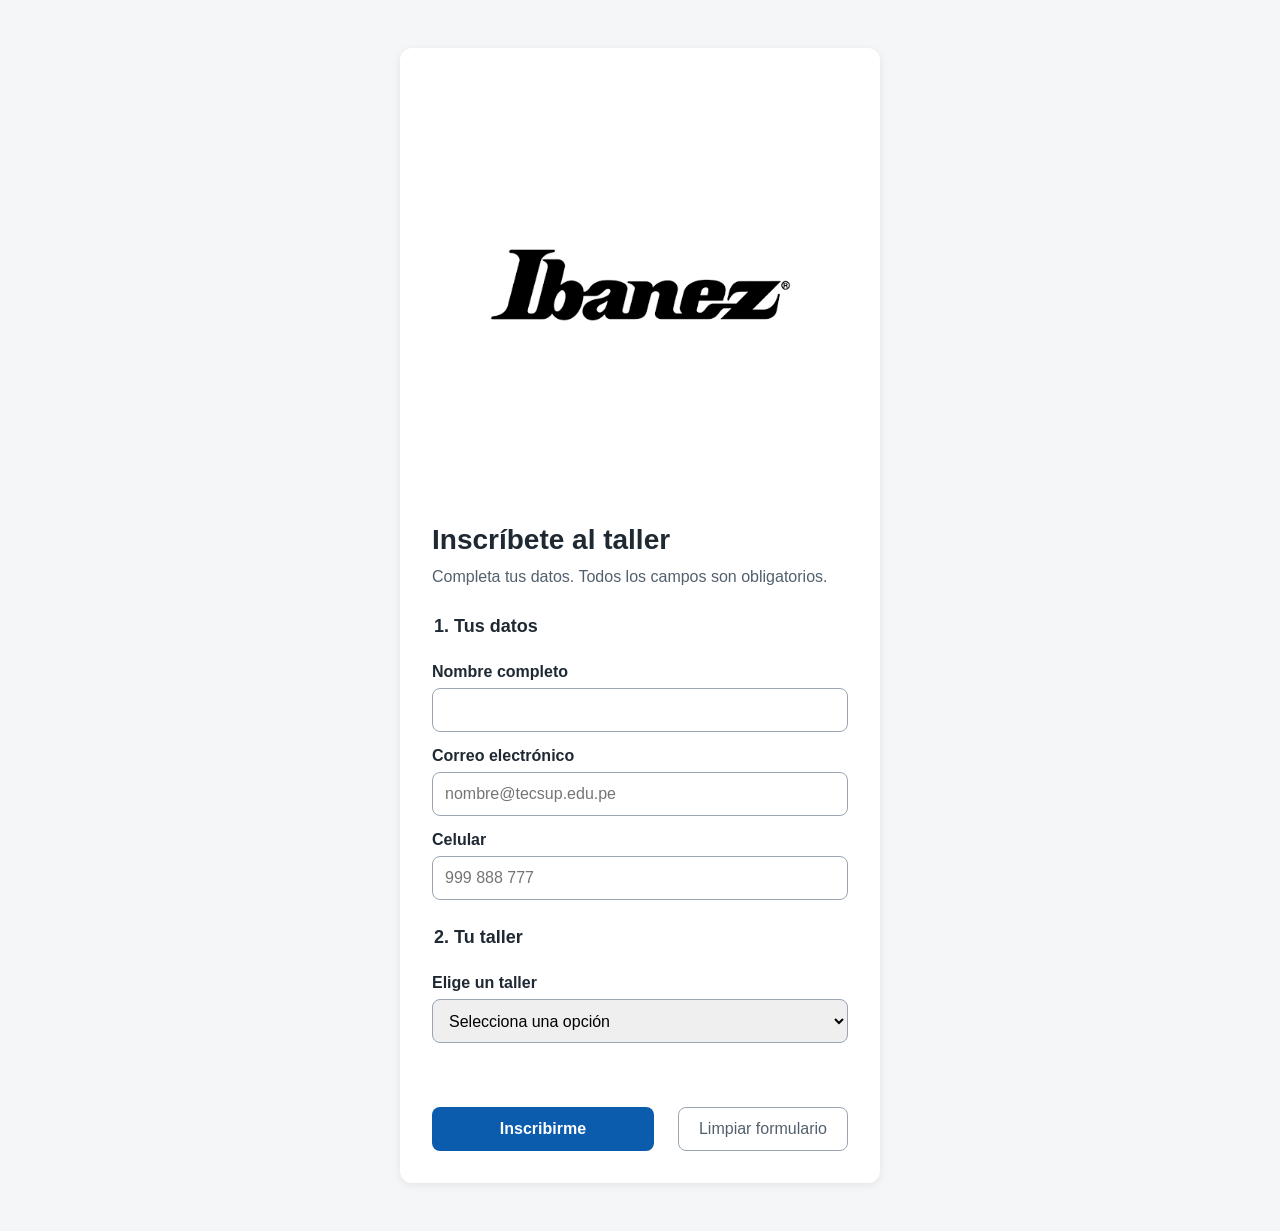
<file: index.html>
<!DOCTYPE html>
<html lang="es">
  <head>
    <meta charset="UTF-8" />
    <meta name="viewport" content="width=device-width, initial-scale=1.0" />
    <title>Inscripción al taller</title>
    <link rel="stylesheet" href="estilos.css" />
  </head>
  <body>
    <main class="tarjeta">
      <img
        src="img/banner.png"
        alt="Estudiantes programando en el laboratorio"
      />
      <h1>Inscríbete al taller</h1>
      <p class="ayuda">
        Completa tus datos. Todos los campos son obligatorios.
      </p>

      <form id="formulario" novalidate>
        <fieldset>
          <legend>1. Tus datos</legend>
          <label for="nombre">Nombre completo</label>
          <input id="nombre" type="text" autocomplete="name" required />

          <label for="correo">Correo electrónico</label>
          <input
            id="correo"
            type="email"
            autocomplete="email"
            placeholder="nombre@tecsup.edu.pe"
            required
          />

          <label for="telefono">Celular</label>
          <input id="telefono" type="tel" placeholder="999 888 777" required />
        </fieldset>

        <fieldset>
          <legend>2. Tu taller</legend>
          <label for="taller">Elige un taller</label>
          <select id="taller" required>
            <option value="">Selecciona una opción</option>
            <optgroup label="Control de versiones">
              <option>Git</option>
              <option>GitHub</option>
              <option>Markdown</option>
            </optgroup>
            <optgroup label="Desarrollo web">
              <option>HTML</option>
              <option>CSS</option>
              <option>JavaScript</option>
              <option>React</option>
              <option>Node.js</option>
              <option>APIs</option>
            </optgroup>
            <optgroup label="Diseño y calidad">
              <option>Figma</option>
              <option>Accesibilidad</option>
              <option>Testing</option>
            </optgroup>
          </select>
        </fieldset>

        <p id="mensaje" class="mensaje" role="status"></p>

        <div class="acciones">
          <button type="submit" class="boton-principal">Inscribirme</button>
          <button type="reset" class="boton-secundario">
            Limpiar formulario
          </button>
        </div>
      </form>
    </main>
    <script src="app.js"></script>
  </body>
</html>
</file>
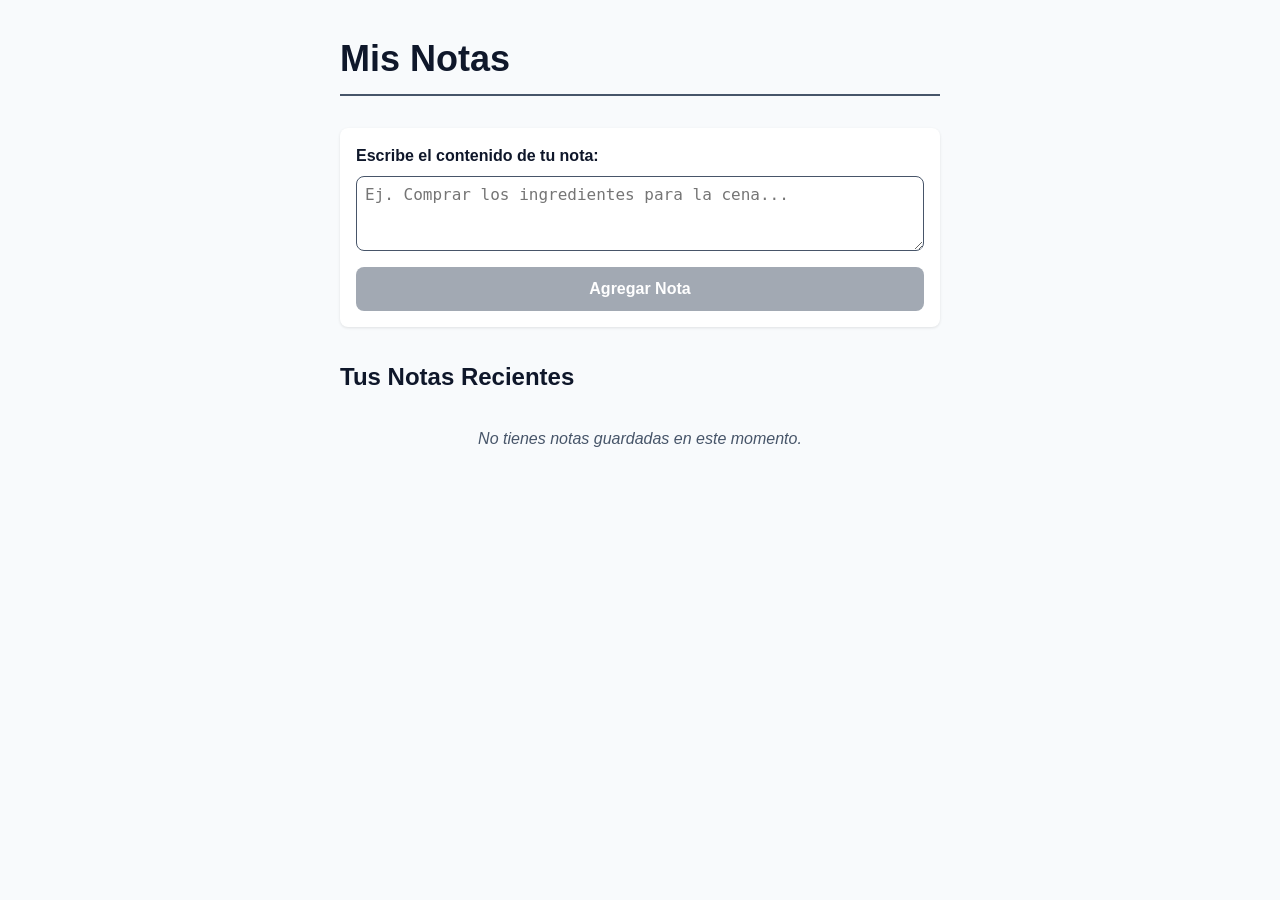
<file: docs/index.html>
<!DOCTYPE html>
<html lang="es">
  <head>
    <meta charset="UTF-8" />
    <meta name="viewport" content="width=device-width, initial-scale=1.0" />
    <title>App de Notas Accesible</title>
    <link rel="stylesheet" href="style.css" />
  </head>
  <body>
    <header>
      <h1>Mis Notas</h1>
    </header>

    <main>
      <!-- Formulario Principal (Optimizado según Ley de Hick) -->
      <section class="form-section" aria-labelledby="form-title">
        <h2 id="form-title" class="sr-only">Crear nueva nota</h2>
        <form id="note-form" novalidate>
          <div class="form-group">
            <label for="note-input">Escribe el contenido de tu nota:</label>
            <textarea
              id="note-input"
              placeholder="Ej. Comprar los ingredientes para la cena..."
              rows="3"
              required
            ></textarea>
          </div>
          <!-- Prevención de errores activa: inicia deshabilitado -->
          <button type="submit" id="submit-btn" disabled>Agregar Nota</button>
        </form>
      </section>

      <!-- Contenedor de Notas (Agrupado según Ley de Miller) -->
      <section class="notes-section" aria-labelledby="notes-title">
        <h2 id="notes-title">Tus Notas Recientes</h2>
        <div id="notes-container" class="notes-grid">
          <!-- Las notas se inyectan dinámicamente aquí -->
          <p id="empty-message" class="empty-message">
            No tienes notas guardadas en este momento.
          </p>
        </div>
      </section>
    </main>

    <!-- Sistema de Feedback y Libertad del Usuario (Toasts / Deshacer) -->
    <div id="toast-container" aria-live="polite" aria-atomic="true"></div>

    <script src="app.js"></script>
  </body>
</html>
</file>
<file: estilos.css>
:root {
  --color-primario: #0b5cad;
  --color-texto: #1f2933;
  --color-suave: #52606d;
  --color-borde: #9aa5b1;
  --color-fondo: #f4f6f8;
  --color-error: #b42318;
  --color-exito: #067647;
  --espacio: 16px;
}

* {
  box-sizing: border-box;
}

body {
  margin: 0;
  padding: var(--espacio);
  font-family: Arial, Helvetica, sans-serif;
  font-size: 16px;
  line-height: 1.5;
  color: var(--color-texto);
  background: var(--color-fondo);
}

.tarjeta {
  max-width: 480px;
  margin: 32px auto;
  padding: 32px;
  background: #ffffff;
  border-radius: 12px;
  box-shadow: 0 2px 8px rgba(0, 0, 0, 0.08);
}

.tarjeta img {
  width: 100%;
  border-radius: 8px;
}

h1 {
  font-size: 28px;
  margin: 16px 0 4px;
}
.ayuda {
  color: var(--color-suave);
  margin: 0 0 24px;
}

fieldset {
  border: none;
  padding: 0;
  margin: 0 0 24px;
}
legend {
  font-size: 18px;
  font-weight: bold;
  margin-bottom: 8px;
}
label {
  display: block;
  font-weight: bold;
  margin: 12px 0 4px;
}

input,
select {
  width: 100%;
  min-height: 44px;
  padding: 8px 12px;
  font-size: 16px;
  border: 1px solid var(--color-borde);
  border-radius: 8px;
}

.validado input:invalid,
.validado select:invalid {
  border: 2px solid var(--color-error);
}

.acciones {
  display: flex;
  gap: 24px;
  flex-wrap: wrap;
}

button {
  min-height: 44px;
  padding: 10px 20px;
  font-size: 16px;
  border-radius: 8px;
  cursor: pointer;
}

.boton-principal {
  flex: 1;
  background: var(--color-primario);
  color: #ffffff;
  border: none;
  font-weight: bold;
}

.boton-principal:disabled {
  opacity: 0.6;
  cursor: wait;
}

.boton-secundario {
  background: transparent;
  color: var(--color-suave);
  border: 1px solid var(--color-borde);
}

:focus-visible {
  outline: 3px solid #f59e0b;
  outline-offset: 2px;
}

.mensaje {
  min-height: 24px;
  font-weight: bold;
}
.mensaje.error {
  color: var(--color-error);
}
.mensaje.exito {
  color: var(--color-exito);
}
.mensaje.info {
  color: var(--color-primario);
}
</file>
<file: docs/style.css>
/* ==========================================
   VARIABLES Y CONFIGURACIÓN (:root)
   ========================================== */
:root {
  /* Paleta con contraste accesible >= 4.5:1 */
  --bg-main: #f8fafc;
  --bg-card: #ffffff;
  --text-dark: #0f172a;
  --text-muted: #475569;
  --primary: #2563eb;
  --primary-hover: #1d4ed8;
  --danger: #dc2626;
  --danger-hover: #b91c1c;
  --success: #15803d;

  /* Sistema de espaciado consistente (Múltiplos de 8px) */
  --space-xs: 0.25rem; /* 4px */
  --space-sm: 0.5rem; /* 8px */
  --space-md: 1rem; /* 16px */
  --space-lg: 2rem; /* 32px */

  --border-radius: 8px;
}

/* Ocultar elementos visualmente manteniendo accesibilidad para lectores */
.sr-only {
  position: absolute;
  width: 1px;
  height: 1px;
  padding: 0;
  margin: -1px;
  overflow: hidden;
  clip: rect(0, 0, 0, 0);
  border: 0;
}

/* ==========================================
     ESTILOS BASE
     ========================================== */
* {
  box-sizing: border-box;
  margin: 0;
  padding: 0;
}

body {
  font-family: -apple-system, BlinkMacSystemFont, "Segoe UI", Roboto, Helvetica,
    Arial, sans-serif;
  background-color: var(--bg-main);
  color: var(--text-dark);
  line-height: 1.5;
  padding: var(--space-lg) var(--space-md);
}

header,
main {
  max-width: 600px;
  margin: 0 auto;
}

/* Un solo H1 por página */
h1 {
  font-size: 2.25rem;
  font-weight: 800;
  margin-bottom: var(--space-lg);
  color: var(--text-dark);
  border-bottom: 2px solid var(--text-muted);
  padding-bottom: var(--space-sm);
}

h2 {
  font-size: 1.5rem;
  margin-bottom: var(--space-md);
}

/* ==========================================
     ACCESIBILIDAD: FOCO VISIBLE EN TODO EL SITIO
     ========================================== */
button:focus-visible,
textarea:focus-visible {
  outline: 3px solid var(--primary);
  outline-offset: 2px;
}

/* ==========================================
     FORMULARIO (Ley de Hick y Errores)
     ========================================== */
.form-section {
  background: var(--bg-card);
  padding: var(--space-md);
  border-radius: var(--border-radius);
  box-shadow: 0 1px 3px rgba(0, 0, 0, 0.1);
  margin-bottom: var(--space-lg);
}

.form-group {
  display: flex;
  flex-direction: column;
  gap: var(--space-sm);
  margin-bottom: var(--space-md);
}

label {
  font-weight: 600;
  color: var(--text-dark);
}

textarea {
  width: 100%;
  padding: var(--space-sm);
  border: 1px solid var(--text-muted);
  border-radius: var(--border-radius);
  font-size: 1rem;
  resize: vertical;
}

/* LEY DE FITTS: Altura mínima de botones de 44px */
button {
  min-height: 44px;
  min-width: 44px;
  padding: 0 var(--space-md);
  font-size: 1rem;
  font-weight: 600;
  border: none;
  border-radius: var(--border-radius);
  cursor: pointer;
  display: inline-flex;
  align-items: center;
  justify-content: center;
  transition: background-color 0.2s;
}

#submit-btn {
  background-color: var(--primary);
  color: #ffffff;
  width: 100%;
}

#submit-btn:hover:not(:disabled) {
  background-color: var(--primary-hover);
}

/* Estado de prevención de errores visual */
#submit-btn:disabled {
  background-color: var(--text-muted);
  opacity: 0.5;
  cursor: not-allowed;
}

/* ==========================================
     CONTENEDOR DE NOTAS (Ley de Miller)
     ========================================== */
.notes-grid {
  display: flex;
  flex-direction: column;
  gap: var(--space-md);
}

.note-card {
  background: var(--bg-card);
  padding: var(--space-md);
  border-radius: var(--border-radius);
  border-left: 5px solid var(--primary);
  box-shadow: 0 1px 3px rgba(0, 0, 0, 0.05);
  display: flex;
  justify-content: space-between;
  align-items: center;
  gap: var(--space-md);
}

.note-text {
  word-break: break-word;
}

.delete-btn {
  background-color: var(--danger);
  color: #ffffff;
}

.delete-btn:hover {
  background-color: var(--danger-hover);
}

.empty-message {
  color: var(--text-muted);
  text-align: center;
  font-style: italic;
  margin-top: var(--space-md);
}

/* ==========================================
     SISTEMA DE NOTIFICACIONES (Toasts & Deshacer)
     ========================================== */
#toast-container {
  position: fixed;
  bottom: var(--space-lg);
  right: var(--space-lg);
  z-index: 1000;
  display: flex;
  flex-direction: column;
  gap: var(--space-sm);
}

.toast {
  background-color: #0f172a;
  color: #ffffff;
  padding: var(--space-md);
  border-radius: var(--border-radius);
  box-shadow: 0 4px 6px rgba(0, 0, 0, 0.15);
  display: flex;
  align-items: center;
  gap: var(--space-md);
  animation: slideIn 0.3s ease-out;
}

.undo-btn {
  background-color: var(--success);
  color: white;
  min-height: 36px; /* Ajustado para dentro de alertas pequeñas */
  font-size: 0.875rem;
}

@keyframes slideIn {
  from {
    transform: translateX(100%);
    opacity: 0;
  }
  to {
    transform: translateX(0);
    opacity: 1;
  }
}
</file>
